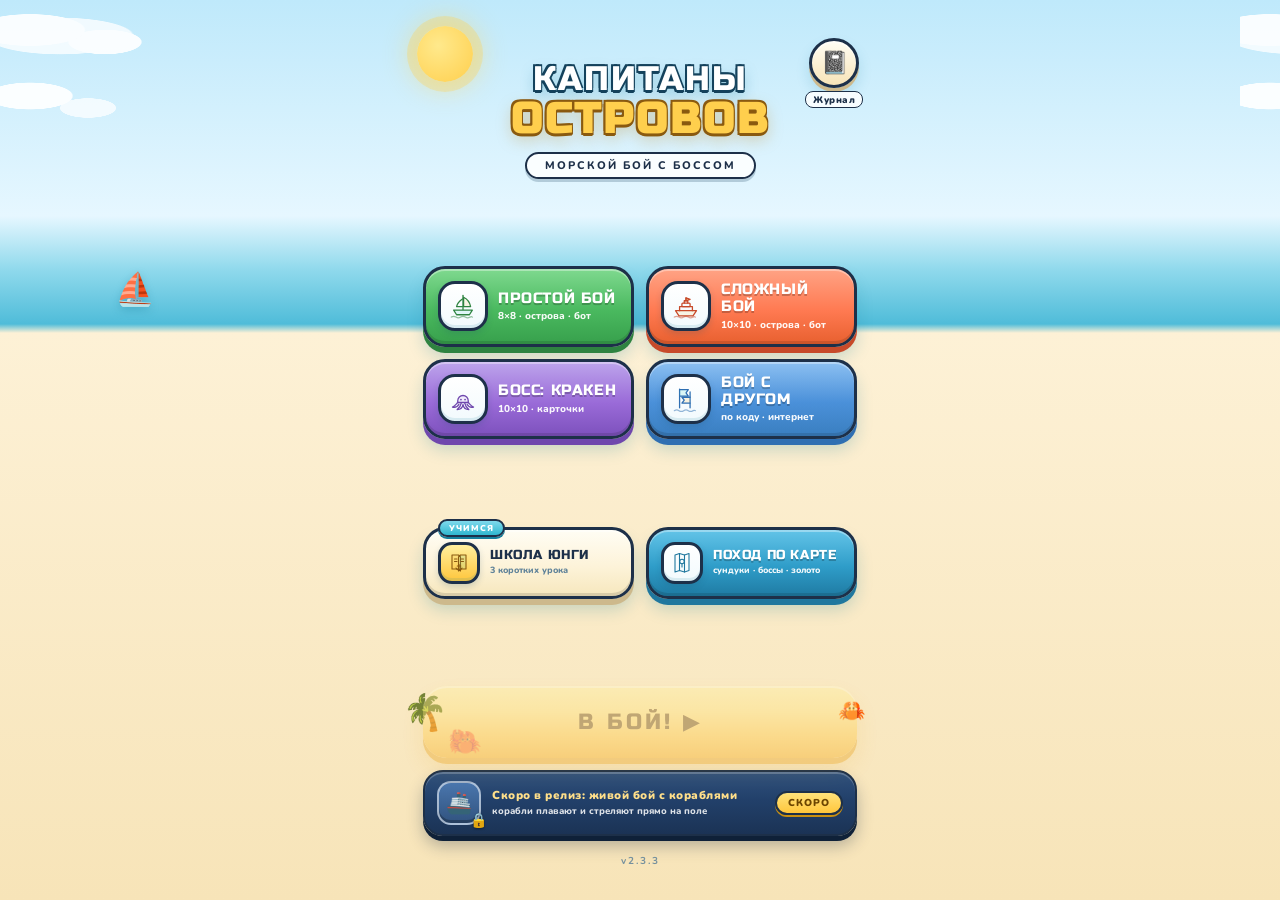
<file: index.html>
<!DOCTYPE html>
<html lang="ru">
<head>
<meta charset="UTF-8">
<meta name="viewport" content="width=device-width, initial-scale=1.0">
<meta name="theme-color" content="#051223">
<meta name="description" content="Морской бой с боссами: поход по карте с сундуками, дуэль с другом по коду на двух устройствах и школа юнги. Бесплатно, прямо в браузере — на телефоне и компьютере.">
<meta property="og:type" content="website">
<meta property="og:site_name" content="Капитаны Островов">
<meta property="og:title" content="Капитаны Островов — морской бой: один, с боссом или с другом">
<meta property="og:description" content="Дуэль с другом по коду на двух телефонах, поход по карте с сундуками, боссы Кракен и Левиафан. Прямо в браузере, без установки.">
<meta property="og:image" content="https://gohsa04071988-glitch.github.io/captains-game/og-banner.png">
<meta property="og:image:width" content="1200">
<meta property="og:image:height" content="630">
<meta property="og:image:alt" content="Капитаны Островов — морской бой с боссом: дуэль с другом по коду, боссы и поход по карте">
<meta property="og:locale" content="ru_RU">
<meta name="twitter:card" content="summary_large_image">
<title>Капитаны Островов — Морской бой с Боссом</title>
<link rel="stylesheet" href="fonts.css">
<link rel="stylesheet" href="style.css">
<link rel="icon" href="favicon.ico" sizes="any">
<link rel="icon" type="image/png" sizes="192x192" href="favicon-192.png">
<link rel="apple-touch-icon" href="apple-touch-icon.png">
<link rel="manifest" href="site.webmanifest">
<script src="cpt_core.js"></script>

</head>
<body>

<!-- ==================== ГЛАВНОЕ МЕНЮ ====================
     v3 «пляжная витрина»: меню — вся сцена, а не карточка.
     Облака и кораблик — общие по body (style.css), здесь только
     солнце и жители пляжа. Общесистемное золото — только у
     главной кнопки и у выбранного режима. -->
<section id="screen-menu" class="screen active">
  <div class="menu-scene" aria-hidden="true">
    <div class="ms-sun"></div>
    <div class="ms-palm">🌴</div>
    <div class="ms-crab">🦀</div>
  </div>

  <!-- судовой журнал: кнопка в углу открывает ряд исторических справок -->
  <div class="menu-corner">
    <button id="btn-journal" class="corner-btn" type="button" aria-label="Судовой журнал">📓</button>
    <span class="corner-lbl">Журнал</span>
  </div>

  <div class="logo-wrap">
    <h1 class="logo">КАПИТАНЫ<b>ОСТРОВОВ</b></h1>
    <p class="subtitle">Морской бой с Боссом</p>
  </div>

  <!-- витрину строит CPT.buildMenu(): бои 2×2, ниже пара Школа + Поход -->
  <div id="modes-list" class="modes"></div>
  <div id="duo-list" class="duo"></div>

  <div id="lore-row" class="lore-row hidden"></div>
  <div id="lore-box" class="lore-box hidden"></div>

  <div class="menu-bottom">
    <button id="btn-start" class="btn-gold cta" disabled>В БОЙ! ▶</button>

    <!-- тизер будущих релизов: нажимать нечего, просто витрина -->
    <div class="teaser">
      <span class="teaser-medal">🚢<i>🔒</i></span>
      <span class="teaser-text"><b>Скоро в релиз: живой бой с кораблями</b><small>корабли плавают и стреляют прямо на поле</small></span>
      <span class="teaser-badge">СКОРО</span>
    </div>

    <div class="menu-foot"><span id="ver-tag" class="ver-tag"></span></div>
  </div>
</section>

<!-- ==================== КЛАССИЧЕСКИЙ БОЙ ==================== -->
<section id="screen-game" class="screen">
  <div class="topbar">
    <button id="btn-quit-game" class="btn-small">← Меню</button>
    <div id="game-status" class="status">Ваш ход</div>
    <button id="btn-rotate" class="btn-small">⟳ Повернуть</button>
    <button id="btn-auto" class="btn-small gold">⚓ Авто</button>
  </div>
  <div id="place-info" class="place-info"></div>

  <!-- data-turn переключают скрипты: place | me | foe.
       me  — ход игрока: впереди доска противника,
       foe — ход противника: впереди ваша доска. -->
  <div id="boards-classic" class="boards" data-turn="place">
    <div class="board-block own">
      <h3>Ваш флот</h3>
      <canvas id="canvas-player"></canvas>
    </div>
    <div class="board-block foe">
      <h3>Флот противника</h3>
      <canvas id="canvas-enemy"></canvas>
    </div>
  </div>

  <div id="game-over" class="overlay hidden">
    <div class="overlay-card">
      <div id="go-emoji" class="overlay-emoji">🏆</div>
      <h2 id="go-title">ПОБЕДА!</h2>
      <p id="go-text"></p>
      <div class="overlay-btns">
        <button id="btn-game-again" class="btn-gold">Заново</button>
        <button id="btn-game-menu" class="btn-ghost">В меню</button>
      </div>
    </div>
  </div>
</section>

<!-- ==================== БОСС: КРАКЕН ==================== -->
<section id="screen-boss" class="screen">
  <div class="topbar">
    <button id="btn-quit-boss" class="btn-small">← Меню</button>
    <div id="boss-status" class="status">Ваш ход</div>
    <button id="btn-refleet" class="btn-small">↻ Переставить флот</button>
  </div>

  <div class="hp-row">
    <div class="hp-block">
      <span class="hp-label">Флот</span>
      <div class="hp-bar"><div id="hp-player-fill" class="hp-fill player"></div></div>
      <span id="hp-player-num" class="hp-num">11/11</span>
    </div>
    <div class="hp-block">
      <span class="hp-label">Кракен</span>
      <div class="hp-bar"><div id="hp-kraken-fill" class="hp-fill kraken"></div></div>
      <span id="hp-kraken-num" class="hp-num">9/9</span>
    </div>
  </div>

  <div id="boards-boss" class="boards" data-turn="me">
    <div class="board-block own">
      <h3>Ваш флот</h3>
      <canvas id="canvas-boss-player"></canvas>
    </div>
    <div class="board-block foe">
      <h3>Море Кракена</h3>
      <canvas id="canvas-boss-kraken"></canvas>
    </div>
  </div>

  <!-- Карточки строит kraken_boss.js из списка CARD_DEFS -->
  <div id="cards-panel" class="cards-panel"></div>

  <div id="torpedo-prompt" class="torpedo-prompt hidden">
    <span>Торпеда бьёт по всей линии. Направление:</span>
    <button id="btn-t-row" class="btn-small gold">↔ строка</button>
    <button id="btn-t-col" class="btn-small gold">↕ столбец</button>
    <button id="btn-t-cancel" class="btn-small">отмена</button>
  </div>

  <div id="boss-over" class="overlay hidden">
    <div class="overlay-card">
      <div id="bo-emoji" class="overlay-emoji">🏆</div>
      <h2 id="bo-title">ПОБЕДА!</h2>
      <p id="bo-text"></p>
      <div class="overlay-btns">
        <button id="btn-boss-again" class="btn-gold">Заново</button>
        <button id="btn-boss-menu" class="btn-ghost">В меню</button>
      </div>
    </div>
  </div>
</section>

<script src="game_core.js"></script>
<script src="game_hints.js"></script>
<script src="game_cards.js"></script>
<script src="game_battle.js"></script>
<script src="game_bot.js"></script>
<script src="game_draw.js"></script>
<script src="game_fx.js"></script>
<script src="kraken_boss.js"></script>
<script src="kraken_attacks.js"></script>
<script src="kraken_body.js"></script>
<script src="kraken_render.js"></script>
<script src="map_gen.js"></script>
<script src="map_mode.js"></script>
<script src="map_dice.js"></script>
<script src="map_battle.js"></script>
<script src="map_boss.js"></script>
<script src="leviathan_boss.js"></script>
<script src="map_story.js"></script>
<script src="map_hall.js"></script>
<script src="map_shop.js"></script>
<script src="map_sea.js"></script>
<script src="map_rogue.js"></script>
<script src="net_link.js"></script>
<script src="net_duel.js"></script>
<script src="net_cards.js"></script>
<script src="school_mode.js"></script>
<!-- площадка Telegram: обёртка сама решает, когда качать API (v2.3.2) -->
<script src="cpt_tg.js"></script>
<script src="cpt_sdk.js"></script>
</body>
</html>
</file>
<file: fonts.css>
/* КАПИТАНЫ ОСТРОВОВ — fonts.css v1.0 (2026-11-22)
   Шрифты Russo One и Nunito (700/800/900) вшиты в файл
   (data-URI, подмножества latin + cyrillic), чтобы игра
   не зависела от CDN Google Fonts — подготовка к Яндексу. */
/* cyrillic — Nunito 700 */
@font-face {
  font-family: 'Nunito';
  font-style: normal;
  font-weight: 700;
  font-display: swap;
  src: url([data-uri]) format('woff2');
  unicode-range: U+0301, U+0400-045F, U+0490-0491, U+04B0-04B1, U+2116;
}
/* latin — Nunito 700 */
@font-face {
  font-family: 'Nunito';
  font-style: normal;
  font-weight: 700;
  font-display: swap;
  src: url([data-uri]) format('woff2');
  unicode-range: U+0000-00FF, U+0131, U+0152-0153, U+02BB-02BC, U+02C6, U+02DA, U+02DC, U+0304, U+0308, U+0329, U+2000-206F, U+20AC, U+2122, U+2191, U+2193, U+2212, U+2215, U+FEFF, U+FFFD;
}
/* cyrillic — Nunito 800 */
@font-face {
  font-family: 'Nunito';
  font-style: normal;
  font-weight: 800;
  font-display: swap;
  src: url([data-uri]) format('woff2');
  unicode-range: U+0301, U+0400-045F, U+0490-0491, U+04B0-04B1, U+2116;
}
/* latin — Nunito 800 */
@font-face {
  font-family: 'Nunito';
  font-style: normal;
  font-weight: 800;
  font-display: swap;
  src: url([data-uri]) format('woff2');
  unicode-range: U+0000-00FF, U+0131, U+0152-0153, U+02BB-02BC, U+02C6, U+02DA, U+02DC, U+0304, U+0308, U+0329, U+2000-206F, U+20AC, U+2122, U+2191, U+2193, U+2212, U+2215, U+FEFF, U+FFFD;
}
/* cyrillic — Nunito 900 */
@font-face {
  font-family: 'Nunito';
  font-style: normal;
  font-weight: 900;
  font-display: swap;
  src: url([data-uri]) format('woff2');
  unicode-range: U+0301, U+0400-045F, U+0490-0491, U+04B0-04B1, U+2116;
}
/* latin — Nunito 900 */
@font-face {
  font-family: 'Nunito';
  font-style: normal;
  font-weight: 900;
  font-display: swap;
  src: url([data-uri]) format('woff2');
  unicode-range: U+0000-00FF, U+0131, U+0152-0153, U+02BB-02BC, U+02C6, U+02DA, U+02DC, U+0304, U+0308, U+0329, U+2000-206F, U+20AC, U+2122, U+2191, U+2193, U+2212, U+2215, U+FEFF, U+FFFD;
}
/* cyrillic — Russo One 400 */
@font-face {
  font-family: 'Russo One';
  font-style: normal;
  font-weight: 400;
  font-display: swap;
  src: url([data-uri]) format('woff2');
  unicode-range: U+0301, U+0400-045F, U+0490-0491, U+04B0-04B1, U+2116;
}
/* latin — Russo One 400 */
@font-face {
  font-family: 'Russo One';
  font-style: normal;
  font-weight: 400;
  font-display: swap;
  src: url([data-uri]) format('woff2');
  unicode-range: U+0000-00FF, U+0131, U+0152-0153, U+02BB-02BC, U+02C6, U+02DA, U+02DC, U+0304, U+0308, U+0329, U+2000-206F, U+20AC, U+2122, U+2191, U+2193, U+2212, U+2215, U+FEFF, U+FFFD;
}
</file>
<file: style.css>
/* ============================================================
   КАПИТАНЫ ОСТРОВОВ — style.css  (v2.2)
   Светлая детская тема: небо, море, песок, солнце.
   Новое в v2.2:
   - меню и весь бой СВЕТЛЫЕ: небо сверху, полоска моря,
     песчаный пляж снизу, плывущие облака и кораблик;
   - живее: облака плывут, кораблик качается, кнопки
     пружинят, как настоящие большие кнопки;
   - переворот доски СПОКОЙНЫЙ: почти секунда, мягкий разгон;
   - задел под карты: бейдж названия карты (#map-badge)
     и переменные акцентов карт (body[data-map]);
  Новое в v2.3 (меню v3):
   - витрина режимов 2×2 цветными карточками + пара Школа/Поход;
   - порядок кнопок задаёт CSS (order по data-mode), JS-реестр не тронут;
   - двухцветный логотип с контуром (Russo One), чип-подзаголовок;
   - карточка меню — полупрозрачный пергамент без blur (экономно);
   - тизер будущих релизов с замком внизу меню.
   ============================================================ */

:root{
  --sky:#bfe9fb; --sky2:#e6f7ff;
  --sea:#2fb7cf; --sea-dark:#157f9d; --sea-pale:#cfeef7;
  --sand:#fdf1d6; --sand2:#f7e4b8;
  --coral:#ff7a59; --coral-dark:#e05537;
  --sun:#ffcf4d; --sun-dark:#e8a41c;
  --ink:#28506b; --ink-soft:#5f8299;
  --panel:#ffffff; --panel2:#f3fbff;
  --line:#c6e4f2;
  --frame:#ffffff;
}

*{ box-sizing:border-box; margin:0; padding:0; -webkit-tap-highlight-color:transparent; }

body{
  min-height:100vh;
  color:var(--ink);
  font-family:'Nunito', 'Segoe UI', 'Trebuchet MS', Roboto, Arial, sans-serif;
  /* пляжная сцена: небо, полоска моря, песок */
  background:linear-gradient(180deg,
    var(--sky) 0%, var(--sky2) 24%,
    #8fd9ec 30%, #4fbcd9 36%,
    var(--sand) 37%, var(--sand2) 100%);
  background-attachment:fixed;
  display:flex; flex-direction:column; align-items:center;
  user-select:none;
  padding:10px 8px 30px;
}

/* облака: плывут по небу медленно и бесконечно */
body::before{
  content:''; position:fixed; inset:0; z-index:0; pointer-events:none;
  background-image:
    radial-gradient(ellipse 90px 26px at 30px 30px,  #fff 60%, transparent 62%),
    radial-gradient(ellipse 60px 20px at 105px 42px, #fff 60%, transparent 62%),
    radial-gradient(ellipse 120px 30px at 60px 36px, rgba(255,255,255,.85) 60%, transparent 62%),
    radial-gradient(ellipse 70px 22px at 30px 96px,  #fff 60%, transparent 62%),
    radial-gradient(ellipse 46px 16px at 88px 108px, rgba(255,255,255,.8) 60%, transparent 62%);
  background-repeat:repeat-x;
  background-size:1240px 100%;
  background-position:0 0;
  animation:cloudDrift 75s linear infinite;
  opacity:.9;
}
@keyframes cloudDrift{
  from{ background-position:0 0; }
  to{   background-position:1240px 0; }
}

/* кораблик качается на волне у горизонта */
body::after{
  content:'⛵'; position:fixed; z-index:0; pointer-events:none;
  left:9vw; top:calc(29.5vh + 2px);
  font-size:clamp(20px,3.4vw,32px);
  filter:drop-shadow(0 3px 4px rgba(21,127,157,.35));
  animation:boatBob 4.6s ease-in-out infinite;
}
@keyframes boatBob{
  0%,100%{ transform:translateY(0) rotate(-2.5deg); }
  50%{     transform:translateY(4px) rotate(2.5deg); }
}

.screen{ display:none; width:100%; max-width:980px; flex-direction:column; align-items:center; position:relative; z-index:1; }
.screen.active{ display:flex; }
.hidden{ display:none !important; }

/* ---------------- кнопки: большие и пружинистые ---------------- */
.btn-gold{
  cursor:pointer; font-family:'Russo One','Nunito','Segoe UI',sans-serif;
  background:linear-gradient(180deg,#ffef9e 0%,#ffe27a 34%,#ffc63c 70%,#f5ab17 100%);
  color:#6b4400; border:none; border-radius:24px;
  font-size:20px; font-weight:400; letter-spacing:3px;
  padding:16px 52px;
  box-shadow:inset 0 2px 0 rgba(255,255,255,.5), 0 6px 0 var(--sun-dark), 0 12px 22px rgba(232,164,28,.35);
  transition:transform .16s, box-shadow .16s;
}
.btn-gold:hover:not(:disabled){ transform:translateY(-2px); box-shadow:0 8px 0 var(--sun-dark), 0 16px 26px rgba(232,164,28,.4); }
.btn-gold:active:not(:disabled){ transform:translateY(4px); box-shadow:0 2px 0 var(--sun-dark), 0 6px 12px rgba(232,164,28,.3); }
.btn-gold:disabled{ opacity:.4; cursor:default; }

.btn-ghost{
  cursor:pointer; font-family:inherit;
  background:var(--panel); color:var(--ink-soft);
  border:2px solid var(--line); border-radius:999px;
  font-size:15px; font-weight:700; padding:12px 28px;
  transition:transform .16s, border-color .16s, color .16s;
}
.btn-ghost:hover{ color:var(--sea-dark); border-color:var(--sea); transform:translateY(-2px); }

.btn-small{
  cursor:pointer; font-family:inherit;
  background:var(--panel); color:var(--ink-soft);
  border:2px solid var(--line); border-radius:12px;
  font-size:13px; font-weight:700; padding:7px 14px;
  white-space:nowrap;
  box-shadow:0 3px 0 rgba(31,120,160,.14);
  transition:transform .16s, border-color .16s, color .16s, box-shadow .16s;
}
.btn-small:hover{ color:var(--sea-dark); border-color:var(--sea); transform:translateY(-2px); }
.btn-small:active{ transform:translateY(1px); box-shadow:0 1px 0 rgba(31,120,160,.14); }
.btn-small.gold{ background:#fff5d8; color:#8a5f00; border-color:#f0cd77; box-shadow:0 3px 0 rgba(232,164,28,.25); }
.btn-small.gold:hover{ border-color:var(--sun-dark); color:#6b4400; }

/* кнопка варианта досок: одна / две */
.view-btn{ color:var(--sea-dark); }
.view-btn.on{ background:#fff5d8; color:#8a5f00; border-color:#f0cd77; }

/* ---------------- ГЛАВНОЕ МЕНЮ v3: пляжная витрина ----------------
   Меню — вся сцена, а не карточка: солнце, море, песок, жители
   пляжа. Витрина — колонка 470px (на телефоне — вся ширина).
   Золото — только у главной кнопки «В БОЙ!» и выбранного режима.
   Школа и лобби дуэли живут в .menu-card — стиль не тронут. */
.menu-card{
  margin-top:4vh; width:min(560px,94vw);
  /* «стекло на пляже»: полупрозрачный пергамент, без blur — экономно для слабых телефонов */
  background:rgba(255,251,235,.78);
  border:2.5px solid rgba(40,80,107,.35); border-radius:26px;
  padding:26px 20px 18px; text-align:center;
  box-shadow:0 10px 0 rgba(31,120,160,.10), 0 24px 50px rgba(21,127,157,.20);
  position:relative;
}
/* витрина-колонка «телефона» и на десктопе; чернильный цвет внутри
   меню чуть темнее и звонче — только в меню, боевые экраны не тронут */
#screen-menu{
  --ink:#1d3049; --ink-soft:#5f8299;
  width:min(470px,100%);
  min-height:calc(100vh - 40px);
  min-height:calc(100dvh - 40px);
  padding:0 18px;
}
/* сцена: солнце и жители пляжа (облака и кораблик — общие, по body) */
.menu-scene{ position:absolute; inset:0; z-index:0; pointer-events:none; }
.ms-sun{
  position:absolute; top:16px; left:12px; width:56px; height:56px; border-radius:50%;
  background:radial-gradient(circle at 38% 35%, #ffe98c, var(--sun));
  box-shadow:0 0 0 10px rgba(255,207,77,.30), 0 0 26px 8px rgba(255,214,102,.45);
}
.ms-palm{ position:absolute; left:-2px; bottom:132px; font-size:36px; transform:rotate(-8deg); }
.ms-crab{ position:absolute; right:10px; bottom:144px; font-size:22px; }
/* кнопка судового журнала в углу: открывает ряд исторических справок */
.menu-corner{ position:absolute; top:28px; right:12px; z-index:5;
  display:flex; flex-direction:column; align-items:center; gap:3px; }
.corner-btn{
  width:50px; height:50px; border-radius:50%; border:3px solid var(--ink);
  background:linear-gradient(180deg,#fffdf4,var(--sand2));
  display:grid; place-items:center; font-size:22px; cursor:pointer;
  box-shadow:inset 0 2px 0 rgba(255,255,255,.5), 0 4px 0 #cdb98c, 0 8px 14px rgba(21,127,157,.18);
  transition:transform .16s, box-shadow .16s;
}
.corner-btn:hover{ transform:translateY(-2px); }
.corner-btn:active{ transform:translateY(2px); box-shadow:inset 0 2px 0 rgba(255,255,255,.5), 0 1px 0 #cdb98c; }
.corner-btn.open{ background:linear-gradient(180deg,#ffef9e,var(--sun)); }
.corner-lbl{ font-size:9.5px; font-weight:900; letter-spacing:.5px; color:var(--ink);
  background:rgba(255,255,255,.85); border:1.5px solid var(--ink); border-radius:8px; padding:1px 7px; }
.logo-wrap{ margin-top:52px; text-align:center; position:relative; z-index:2; }
.logo{
  font-family:'Russo One','Nunito','Segoe UI',sans-serif;
  font-size:clamp(26px,7.2vw,34px); letter-spacing:2px; line-height:1.05;
  font-weight:400; color:#fff;
  /* белый с тёмным контуром: читается и на небе, и при солнце */
  text-shadow:
    -1.6px -1.6px 0 #14425c, 1.6px -1.6px 0 #14425c,
    -1.6px 1.6px 0 #14425c, 1.6px 1.6px 0 #14425c,
    0 3px 0 #14425c, 0 6px 14px rgba(21,127,157,.35);
  animation:logoFloat 3.6s ease-in-out infinite;
}
.logo b{
  display:block; font-size:clamp(31px,8.4vw,42px); letter-spacing:3px;
  color:var(--sun);
  text-shadow:
    -1.8px -1.8px 0 #8a5a10, 1.8px -1.8px 0 #8a5a10,
    -1.8px 1.8px 0 #8a5a10, 1.8px 1.8px 0 #8a5a10,
    0 3px 0 #8a5a10, 0 6px 16px rgba(191,127,14,.35);
}
@keyframes logoFloat{
  0%,100%{ transform:translateY(0); }
  50%{     transform:translateY(-4px); }
}
.subtitle{
  display:inline-block; margin:10px 0 0;
  background:rgba(255,255,255,.85); border:2px solid var(--ink); border-radius:999px;
  padding:4px 18px; letter-spacing:2px; text-transform:uppercase;
  font-size:11px; font-weight:800; color:var(--ink);
  box-shadow:0 3px 0 rgba(40,80,107,.25);
}
.menu-foot{ margin-top:2px; }
.ver-tag{ font-size:10px; letter-spacing:2px; color:var(--ink-soft); opacity:.85; }

/* витрина режимов: бои 2×2, ниже — пара Школа+Поход (.duo).
   Порядок задаём CSS-ом (order по data-mode), JS-реестр не тронут:
   новый режим просто встанет в конец. Свободное место пляжа
   распределяют margin-top:auto — как в одобренной болванке. */
.modes{
  display:grid; grid-template-columns:repeat(2,minmax(0,1fr));
  gap:12px; width:100%; margin-top:auto; position:relative; z-index:2;
}
.duo{
  display:grid; grid-template-columns:repeat(2,minmax(0,1fr));
  gap:12px; width:100%; margin-top:auto; position:relative; z-index:2;
}
.mode-btn{
  order:7;
  cursor:pointer; font-family:inherit; text-align:left; position:relative;
  display:flex; align-items:center; gap:10px; min-width:0;
  padding:12px; border-radius:22px;
  color:var(--ink);
  border:3px solid var(--ink);
  background:linear-gradient(180deg,#fdf7e3,var(--sand2));
  box-shadow:inset 0 2px 0 rgba(255,255,255,.35), inset 0 -3px 0 rgba(0,0,0,.12),
             0 6px 0 var(--edge,#8fa8bb), 0 11px 16px rgba(21,127,157,.22);
  transition:transform .16s, box-shadow .16s;
}
.mode-btn:hover{ transform:translateY(-2px); }
.mode-btn:active{
  transform:translateY(3px);
  box-shadow:inset 0 2px 0 rgba(255,255,255,.35), 0 2px 0 var(--edge,#8fa8bb), 0 5px 10px rgba(21,127,157,.2);
}
/* цвет = смысл: каждый режим — свой градиент и своя грань */
.mode-btn[data-mode="easy"]  { order:1; --edge:#2e8340; background:linear-gradient(180deg,#7fd98f 0%,#4ab95f 55%,#37a04c 100%); }
.mode-btn[data-mode="hard"]  { order:2; --edge:#c74a2a; background:linear-gradient(180deg,#ffa385 0%,#ff7a52 55%,#e8602f 100%); }
.mode-btn[data-mode="kraken"]{ order:3; --edge:#6f47ad; background:linear-gradient(180deg,#bda4ec 0%,#9a6bd8 55%,#7d51bd 100%); }
.mode-btn[data-mode="duel"]  { order:4; --edge:#2f6fb2; background:linear-gradient(180deg,#8cc0f2 0%,#4a90d9 55%,#3a7fc0 100%); }
.mode-btn[data-mode="school"]{ order:5; --edge:#cdb98c; background:linear-gradient(180deg,#fffdf4 0%,#fdf3d9 55%,#f6e7bd 100%); }
.mode-btn[data-mode="map"]   { order:6; --edge:#1f779e; background:linear-gradient(180deg,#63c4e8 0%,#2f9dc9 55%,#1f7ba3 100%); }
.mode-btn[data-mode="easy"]   .mode-name, .mode-btn[data-mode="hard"]   .mode-name,
.mode-btn[data-mode="kraken"] .mode-name, .mode-btn[data-mode="duel"]   .mode-name,
.mode-btn[data-mode="map"]    .mode-name{ color:#fff; text-shadow:0 2px 0 rgba(0,0,0,.22); }
.mode-btn[data-mode="easy"]   .mode-desc, .mode-btn[data-mode="hard"]   .mode-desc,
.mode-btn[data-mode="kraken"] .mode-desc, .mode-btn[data-mode="duel"]   .mode-desc,
.mode-btn[data-mode="map"]    .mode-desc{ color:rgba(255,255,255,.95); }
/* выбранный режим: бело-золотое кольцо + галочка */
.mode-btn.selected{
  box-shadow:0 0 0 4px #fff, 0 0 0 8px var(--sun),
             inset 0 2px 0 rgba(255,255,255,.35), 0 6px 0 var(--edge,#8fa8bb),
             0 12px 18px rgba(232,164,28,.4);
}
.mode-btn.selected::after{
  content:'✓'; position:absolute; top:-13px; right:-9px;
  width:30px; height:30px; border-radius:50%;
  background:linear-gradient(180deg,#ffe27a,#ffc63c);
  border:2.5px solid var(--ink); color:#6b4400;
  display:grid; place-items:center; font-size:14px; font-weight:900;
  box-shadow:0 3px 0 #c98f10;
}
.mode-btn.selected .mode-name{ padding-right:16px; }
/* медальон: белая «тарелочка», иконка — цветом режима */
.mode-icon{
  width:50px; height:50px; flex:none;
  background:linear-gradient(180deg,#ffffff,#f2fafd);
  border:3px solid var(--ink); border-radius:17px;
  display:grid; place-items:center;
  box-shadow:inset 0 -3px 0 rgba(21,127,157,.12), 0 3px 6px rgba(29,80,107,.18);
  color:var(--ink);
}
.mode-icon svg{ width:28px; height:28px; display:block; }
.mode-btn[data-mode="easy"]   .mode-icon{ color:#2e8340; }
.mode-btn[data-mode="hard"]   .mode-icon{ color:#c74a2a; }
.mode-btn[data-mode="kraken"] .mode-icon{ color:#6f47ad; }
.mode-btn[data-mode="duel"]   .mode-icon{ color:#2f6fb2; }
.mode-btn[data-mode="map"]    .mode-icon{ color:#1f779e; }
.mode-btn[data-mode="school"] .mode-icon{ color:#8a5a10; background:linear-gradient(180deg,#ffef9e,#ffc63c); }
.mode-text{ flex:1; min-width:0; }
.mode-name{
  display:block; font-family:'Russo One','Nunito','Segoe UI',sans-serif;
  font-weight:400; font-size:15px; letter-spacing:.6px; line-height:1.15;
  color:var(--ink);
}
.mode-desc{ display:block; font-size:10px; font-weight:800; color:var(--ink-soft); margin-top:3px; line-height:1.3; }
/* школа: флажок «учимся» — заметный вход, не иконка в углу */
.mode-btn[data-mode="school"]::before{
  content:'УЧИМСЯ'; position:absolute; top:-11px; left:12px;
  background:linear-gradient(180deg,#7fd9ec,#2fb7cf);
  border:2px solid var(--ink); border-radius:999px;
  padding:1px 9px; font-size:8.5px; font-weight:900; letter-spacing:1.2px;
  color:#fff; box-shadow:0 2px 0 var(--sea-dark);
}
/* пара Школа+Поход: компактнее боевых карточек */
.mode-btn[data-mode="school"] .mode-icon, .mode-btn[data-mode="map"] .mode-icon{ width:42px; height:42px; border-radius:14px; }
.mode-btn[data-mode="school"] .mode-icon svg, .mode-btn[data-mode="map"] .mode-icon svg{ width:24px; height:24px; }
.mode-btn[data-mode="school"] .mode-name, .mode-btn[data-mode="map"] .mode-name{ font-size:12.5px; }
.mode-btn[data-mode="school"] .mode-desc, .mode-btn[data-mode="map"] .mode-desc{ font-size:9px; }
/* низ витрины: главная кнопка, тизер, версия */
.menu-bottom{ margin-top:auto; width:100%; display:flex; flex-direction:column;
  align-items:center; gap:10px; position:relative; z-index:2; }
.cta{ width:100%; height:72px; padding:0; font-size:22px; letter-spacing:3px; border-radius:24px; }

/* ---------------- тизер будущих релизов ---------------- */
.teaser{
  width:100%; display:flex; align-items:center; gap:11px; text-align:left;
  margin-top:2px; padding:9px 12px; border-radius:20px;
  border:2.5px solid var(--ink); color:#fff;
  background:linear-gradient(180deg,#2f517d 0%,#22406a 45%,#1b3355 100%);
  box-shadow:inset 0 2px 0 rgba(255,255,255,.22), 0 5px 0 #0f2138, 0 10px 16px rgba(29,48,73,.3);
}
.teaser-medal{
  width:44px; height:44px; flex:none; border-radius:14px;
  background:linear-gradient(180deg,#4a76ad,#31537f);
  border:2.5px solid rgba(255,255,255,.55);
  display:grid; place-items:center; font-size:21px;
  position:relative; box-shadow:inset 0 -3px 0 rgba(0,0,0,.25);
}
.teaser-medal i{ position:absolute; right:-8px; bottom:-7px; font-style:normal; font-size:14px;
  filter:drop-shadow(0 1px 1px rgba(0,0,0,.4)); }
.teaser-text{ flex:1; min-width:0; }
.teaser-text b{ display:block; font-size:11.5px; font-weight:900; letter-spacing:.5px; color:#ffdf8a; line-height:1.3; }
.teaser-text small{ display:block; font-size:9.5px; font-weight:800; color:rgba(255,255,255,.85); margin-top:2px; line-height:1.3; }
.teaser-badge{
  flex:none; background:linear-gradient(180deg,#ffe27a,#ffc63c);
  color:#6b4400; border:2px solid var(--ink); border-radius:999px;
  padding:3px 11px; font-size:10px; font-weight:900; letter-spacing:1px;
  box-shadow:0 2px 0 #c98f10;
}

.lore-row{ display:flex; gap:10px; justify-content:center; flex-wrap:wrap;
  width:100%; margin:0; position:relative; z-index:2; }
.lore-btn{
  cursor:pointer; font-family:inherit;
  background:rgba(255,255,255,.85); color:var(--ink-soft);
  border:2px solid var(--line); border-radius:999px;
  font-size:13px; font-weight:600; padding:7px 18px;
  transition:transform .16s, border-color .16s, color .16s;
}
.lore-btn:hover{ color:var(--coral-dark); border-color:var(--coral); transform:translateY(-2px); }

/* ------- судовой журнал: живая историческая справка ------- */
.lore-box{
  position:relative; overflow:hidden;
  text-align:left; font-size:13px; line-height:1.6; color:var(--ink);
  background:
    repeating-linear-gradient(180deg, transparent 0 25px, rgba(47,183,207,.14) 25px 26px),
    #fffdf4;
  border:2px solid #f2d9a4; border-left:5px solid var(--coral);
  border-radius:14px; padding:14px 16px 12px; margin:0;
  width:100%; position:relative; z-index:2;
  box-shadow:0 6px 0 rgba(31,120,160,.08);
}
.lore-head{
  display:flex; align-items:baseline; gap:10px; flex-wrap:wrap;
  margin-bottom:2px;
}
.lore-title{
  font-weight:800; letter-spacing:1px; font-size:15px; color:var(--coral-dark);
}
.lore-date{
  font-size:11px; letter-spacing:1px; color:var(--sea-dark); font-weight:700;
  border:1.5px solid rgba(47,183,207,.55); border-radius:20px;
  padding:2px 10px; white-space:nowrap; background:var(--panel2);
}
.lore-sub{
  font-size:11px; letter-spacing:1px; text-transform:uppercase;
  color:var(--ink-soft); margin-bottom:8px;
}
.lore-para{ margin:8px 0 0; animation:loreIn .5s ease both; }
.lore-para:nth-of-type(2){ animation-delay:.18s; }
.lore-para:nth-of-type(3){ animation-delay:.36s; }
.lore-para:nth-of-type(4){ animation-delay:.54s; }
.lore-para:first-of-type::first-letter{
  font-size:27px; font-weight:800; color:var(--sea-dark);
  float:left; line-height:1; padding:3px 7px 0 0;
}
.lore-num{
  color:var(--coral-dark); font-weight:800;
}
.lore-divider{
  display:flex; align-items:center; gap:8px;
  margin:12px 0 2px; font-size:12px; color:var(--sea-dark); font-weight:600;
}
.lore-divider::before, .lore-divider::after{
  content:''; flex:1; height:2px; border-radius:2px;
  background:linear-gradient(90deg,transparent,rgba(47,183,207,.6),transparent);
}
@keyframes loreIn{
  from{ opacity:0; transform:translateY(9px); }
  to{ opacity:1; transform:none; }
}

/* ---------------- верхняя панель боя ---------------- */
.topbar{
  display:flex; align-items:center; gap:10px;
  width:100%; margin:6px 0 8px;
}
.status{
  flex:1; text-align:center; color:var(--coral-dark);
  font-weight:800; font-size:14px; min-height:20px;
}
.place-info{ color:var(--ink-soft); font-size:13px; margin-bottom:6px; text-align:center; font-weight:600; }

/* бейдж карты: название акватории этой партии */
.map-badge{
  display:inline-flex; align-items:center; gap:6px;
  background:var(--panel); border:2px solid var(--line); border-radius:999px;
  color:var(--sea-dark); font-size:12px; font-weight:800; letter-spacing:1px;
  padding:5px 14px; white-space:nowrap;
  box-shadow:0 3px 0 rgba(31,120,160,.12);
}

/* ---------------- доски ----------------
   ДВА ВАРИАНТА ПОКАЗА (кнопка в верхней панели):
   по умолчанию — ОДНА доска: на экране только та, чей ход,
   переключение со СПОКОЙНЫМ переворотом;
   data-view="dual" — две доски рядом, активная подсвечена.
   data-turn: place — расстановка, me — ход игрока,
              foe — ход противника. */
.boards{
  display:flex; gap:26px; flex-wrap:wrap; justify-content:center;
  perspective:1400px;
}
.board-block{
  display:none; flex-direction:column; align-items:center;
  transform-style:preserve-3d;
}
.board-block h3{
  text-align:center; color:var(--sea-dark); font-size:13px;
  letter-spacing:2px; text-transform:uppercase; margin-bottom:6px;
  transition:color .5s;
}
canvas{
  border-radius:14px;
  box-shadow:0 0 0 5px var(--frame), 0 14px 32px rgba(21,127,157,.25);
  cursor:crosshair;
  touch-action:manipulation;
  /* на телефоне доска сжимается под экран, пропорции квадратные */
  max-width:min(92vw,600px) !important;
  height:auto !important;
}

/* ---- ОДНА ДОСКА (по умолчанию): спокойный переворот ---- */
.boards:not([data-view="dual"])[data-turn="place"] .board-block.own,
.boards:not([data-view="dual"])[data-turn="me"] .board-block.foe,
.boards:not([data-view="dual"])[data-turn="foe"] .board-block.own{
  display:flex; animation:boardFlip 1s cubic-bezier(.32,1.18,.42,1) both;
}
.boards:not([data-view="dual"])[data-turn="me"] .board-block.foe h3,
.boards:not([data-view="dual"])[data-turn="foe"] .board-block.own h3,
.boards:not([data-view="dual"])[data-turn="place"] .board-block.own h3{
  color:var(--coral-dark);
}
.boards:not([data-view="dual"])[data-turn="me"] .board-block.foe canvas,
.boards:not([data-view="dual"])[data-turn="foe"] .board-block.own canvas{
  box-shadow:0 0 0 5px var(--frame), 0 0 0 9px var(--sun), 0 18px 38px rgba(232,164,28,.35);
}
@keyframes boardFlip{
  0%{   transform:rotateY(82deg)  scale(.96); opacity:0; }
  55%{  transform:rotateY(-8deg)  scale(1);   opacity:1; }
  100%{ transform:rotateY(0deg)   scale(1);   opacity:1; }
}

/* ---- ДВЕ ДОСКИ РЯДОМ (запасной вариант) ---- */
.boards[data-view="dual"]{ align-items:flex-start; }
.boards[data-view="dual"] .board-block{ display:flex; transition:transform .7s ease, filter .7s ease; }

/* мой ход: доска противника выдвигается вперёд, моя отъезжает */
.boards[data-view="dual"][data-turn="me"] .board-block.foe{
  transform:translateY(-4px) scale(1.035); position:relative; z-index:2;
}
.boards[data-view="dual"][data-turn="me"] .board-block.foe h3{ color:var(--coral-dark); }
.boards[data-view="dual"][data-turn="me"] .board-block.foe canvas{
  box-shadow:0 0 0 5px var(--frame), 0 0 0 9px var(--sun), 0 18px 38px rgba(232,164,28,.35);
}
.boards[data-view="dual"][data-turn="me"] .board-block.own{
  transform:scale(.94) rotateY(14deg);
  filter:brightness(.72) saturate(.8); opacity:.85;
}

/* ход противника: наша доска выдвигается вперёд, его — отъезжает */
.boards[data-view="dual"][data-turn="foe"] .board-block.own{
  transform:translateY(-4px) scale(1.035); position:relative; z-index:2;
}
.boards[data-view="dual"][data-turn="foe"] .board-block.own h3{ color:var(--coral-dark); }
.boards[data-view="dual"][data-turn="foe"] .board-block.own canvas{
  box-shadow:0 0 0 5px var(--frame), 0 0 0 9px var(--sun), 0 18px 38px rgba(232,164,28,.35);
}
.boards[data-view="dual"][data-turn="foe"] .board-block.foe{
  transform:scale(.94) rotateY(-14deg);
  filter:brightness(.72) saturate(.8); opacity:.85;
}

/* ---------------- HP-бары босса ---------------- */
.hp-row{ display:flex; gap:22px; width:100%; max-width:760px; margin:4px 0 10px; }
.hp-block{ flex:1; display:flex; align-items:center; gap:8px; min-width:0; }
.hp-label{ font-size:12px; color:var(--ink-soft); width:52px; text-align:right; white-space:nowrap; font-weight:700; }
.hp-bar{
  flex:1; height:14px; border-radius:8px;
  background:#eaf6fb; border:2px solid var(--line); overflow:hidden;
}
.hp-fill{ height:100%; width:100%; border-radius:7px; transition:width .45s ease; }
.hp-fill.kraken{
  background:linear-gradient(90deg,#b44df0,#ff2e4d);
}
.hp-fill.player{
  background:linear-gradient(90deg,#3fc0dc,#2fb7cf);
}
.hp-num{ font-size:12px; color:var(--ink-soft); min-width:38px; font-weight:700; }

/* ---------------- игровые карточки ----------------
   Строятся из CARD_DEFS (kraken_boss.js).
   Состояния: .sel (выбрана), .used (сработала),
   без класса — готова. */
.cards-panel{
  display:flex; gap:14px; margin-top:14px;
  flex-wrap:wrap; justify-content:center;
  perspective:900px;
}
.card-btn{
  cursor:pointer; font-family:inherit; position:relative;
  display:flex; flex-direction:column; align-items:center; gap:4px;
  width:134px; padding:12px 10px 10px; border-radius:16px;
  color:var(--ink);
  background:var(--panel);
  border:2px solid #d8ecf6;
  box-shadow:0 5px 0 rgba(31,120,160,.12);
  transition:transform .18s, box-shadow .18s, border-color .18s, filter .3s, opacity .3s;
}
.card-btn::before{
  content:''; position:absolute; inset:4px;
  border:1.5px dashed rgba(47,183,207,.35); border-radius:11px;
  pointer-events:none;
}
.card-btn:hover{
  transform:translateY(-4px) rotate(-.5deg);
  box-shadow:0 8px 0 rgba(31,120,160,.12);
  border-color:var(--sea);
}
.card-icon{ width:46px; height:46px; }
.card-icon svg{ width:100%; height:100%; display:block; }
.card-btn[data-card="radar"]    .card-icon{ color:#e8a41c; }
.card-btn[data-card="torpedo"]  .card-icon{ color:#f07438; }
.card-btn[data-card="shield"]   .card-icon{ color:#2f9dc9; }
.card-btn[data-card="repair"]   .card-icon{ color:#3aa856; }
.card-btn[data-card="smoke"]    .card-icon{ color:#7d93a6; }
.card-btn[data-card="salvo"]    .card-icon{ color:#e05537; }
.card-name{
  font-weight:800; letter-spacing:2px; font-size:13px; color:var(--ink);
}
.card-desc{
  font-size:10px; color:var(--ink-soft); line-height:1.35;
  text-align:center; min-height:27px;
}
.card-state{
  font-size:10px; letter-spacing:1px; text-transform:uppercase;
  color:var(--sea-dark); font-weight:700;
}
.card-btn.sel{
  transform:translateY(-8px);
  border-color:var(--coral);
  box-shadow:0 0 0 3px rgba(255,122,89,.3), 0 9px 0 rgba(224,85,55,.18);
}
.card-btn.sel::before{ border-color:rgba(255,122,89,.6); }
.card-btn.used{
  opacity:.55; border-color:var(--line);
  filter:grayscale(.85);
  transform:rotate(-4deg) translateY(2px);
  pointer-events:none;
}
.card-btn.used::after{
  content:'СРАБОТАЛА'; position:absolute; left:0; right:0; bottom:38%;
  text-align:center; font-size:11px; font-weight:800; letter-spacing:2px;
  color:#e0483a; border-top:2px solid #e0483a; border-bottom:2px solid #e0483a;
  transform:rotate(-8deg);
}

.torpedo-prompt{
  margin-top:10px; display:flex; gap:8px; align-items:center; flex-wrap:wrap; justify-content:center;
  color:var(--ink-soft); font-size:13px; font-weight:600;
  background:var(--panel); border:2px solid var(--line);
  padding:8px 12px; border-radius:14px;
}

/* ---------------- оверлей конца боя ---------------- */
.overlay{
  position:fixed; inset:0; z-index:50;
  background:rgba(224,247,255,.82);
  display:flex; align-items:center; justify-content:center;
}
.overlay-card{
  background:var(--panel);
  border:3px solid var(--sun); border-radius:24px;
  padding:30px 40px; text-align:center;
  box-shadow:0 12px 0 rgba(232,164,28,.25), 0 30px 60px rgba(21,127,157,.25);
}
.overlay-emoji{ font-size:52px; }
.overlay h2{ color:var(--coral-dark); letter-spacing:2px; margin:8px 0; }
.overlay p{ color:var(--ink-soft); margin-bottom:18px; max-width:320px; font-weight:600; }
.overlay-btns{ display:flex; gap:10px; justify-content:center; }

/* ---------------- акценты карт (задел под карты-акватории) ----------------
   Скрипт ставит body[data-map="..."]: вода на канвасе рисуется
   скриптом, эти переменные подкрашивают рамки и бейдж. */
body[data-map="tropics"]{ --frame:#ffffff; }
body[data-map="lagoon"] { --frame:#eafaf4; }
body[data-map="rocks"]  { --frame:#f6f1fa; }

/* ---------------- телефон ---------------- */
@media (max-width:700px){
  body{ padding:8px 6px 26px; }
  body::after{ font-size:20px; }
  .topbar{ flex-wrap:wrap; row-gap:6px; }
  .status{ order:-1; flex-basis:100%; width:100%; font-size:13px; }
  .boards{ gap:14px; }
  .board-block h3{ font-size:11px; }
  .hp-row{ gap:8px; }
  .hp-label{ width:auto; font-size:11px; }
  .hp-num{ min-width:32px; font-size:11px; }
  .cards-panel{ gap:9px; margin-top:10px; }
  .card-btn{ width:106px; padding:10px 8px 8px; border-radius:13px; }
  .card-icon{ width:38px; height:38px; }
  .card-name{ font-size:11px; letter-spacing:1px; }
  .card-desc{ font-size:9px; min-height:24px; }
  .menu-card{ padding:20px 12px 16px; margin-top:3vh; }
  #screen-menu{ padding:0 14px; min-height:calc(100vh - 34px); min-height:calc(100dvh - 34px); }
  .logo-wrap{ margin-top:36px; }
  .menu-corner{ top:20px; right:8px; }
  .corner-btn{ width:46px; height:46px; font-size:20px; }
  .modes, .duo{ gap:10px; }
  .mode-btn{ padding:10px 11px; gap:9px; border-radius:20px; }
  .mode-icon{ width:44px; height:44px; border-radius:15px; }
  .mode-icon svg{ width:25px; height:25px; }
  .mode-name{ font-size:13.5px; }
  .mode-desc{ font-size:9px; }
  .cta{ height:64px; font-size:20px; }
  .teaser{ gap:9px; padding:8px 10px; }
  .teaser-medal{ width:38px; height:38px; font-size:18px; border-radius:12px; }
  .teaser-text b{ font-size:10px; }
  .teaser-text small{ font-size:8.5px; }
  .lore-box{ padding:12px 12px 10px; }
  .overlay-card{ padding:24px 20px; margin:0 14px; }
  .btn-gold{ padding:13px 40px; font-size:17px; }
}

/* невысокие экраны (старые телефоны 667px): ужать логотип и сцену,
   витрина обязана влезать без прокрутки */
@media (max-height:720px){
  .logo-wrap{ margin-top:24px; }
  .logo{ font-size:24px; }
  .logo b{ font-size:29px; }
  .ms-sun{ width:44px; height:44px; top:10px; }
  .ms-palm, .ms-crab{ font-size:28px; bottom:112px; }
  .cta{ height:60px; font-size:19px; }
  .menu-corner{ top:18px; }
}

/* уважение к системной настройке «меньше движения» */
@media (prefers-reduced-motion: reduce){
  body::before, body::after, .menu-card::after, .logo{ animation:none !important; }
}
</file>
